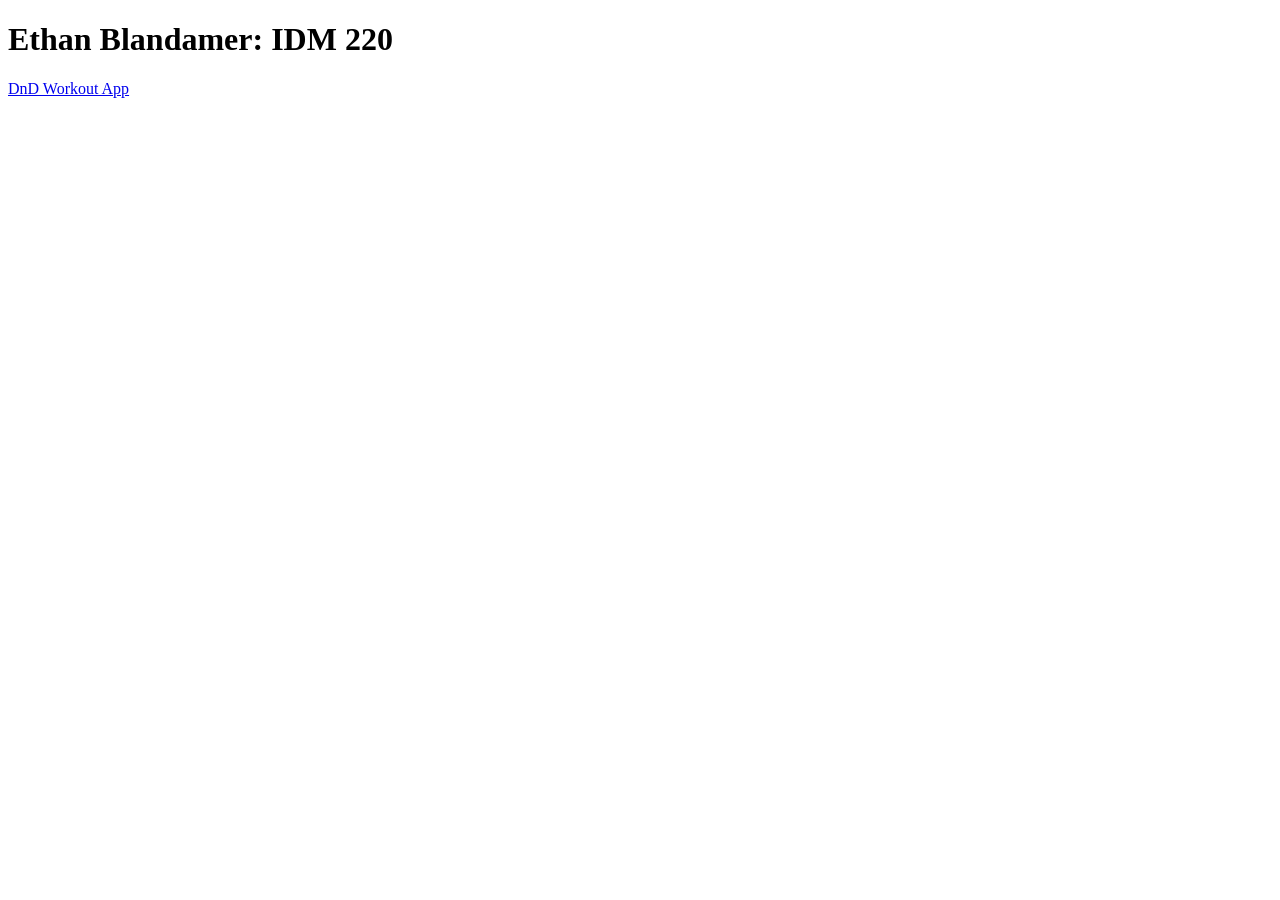
<file: index.html>
<!DOCTYPE html>
<html lang="en">
<head>
    <meta charset="UTF-8">
    <meta name="viewport" content="width=device-width, initial-scale=1.0">
    <title>Ethan Blandamer WDD 131 Homepage</title>
</head>
<body>
    <header>
        <h1>Ethan Blandamer: IDM 220</h1>
    </header>

    <main>
        <p>
            <a href="dnd_app/dnd_workout_app.html">DnD Workout App</a>
        </p>
    </main>

    <footer>

    </footer>
</body>
</html>
</file>
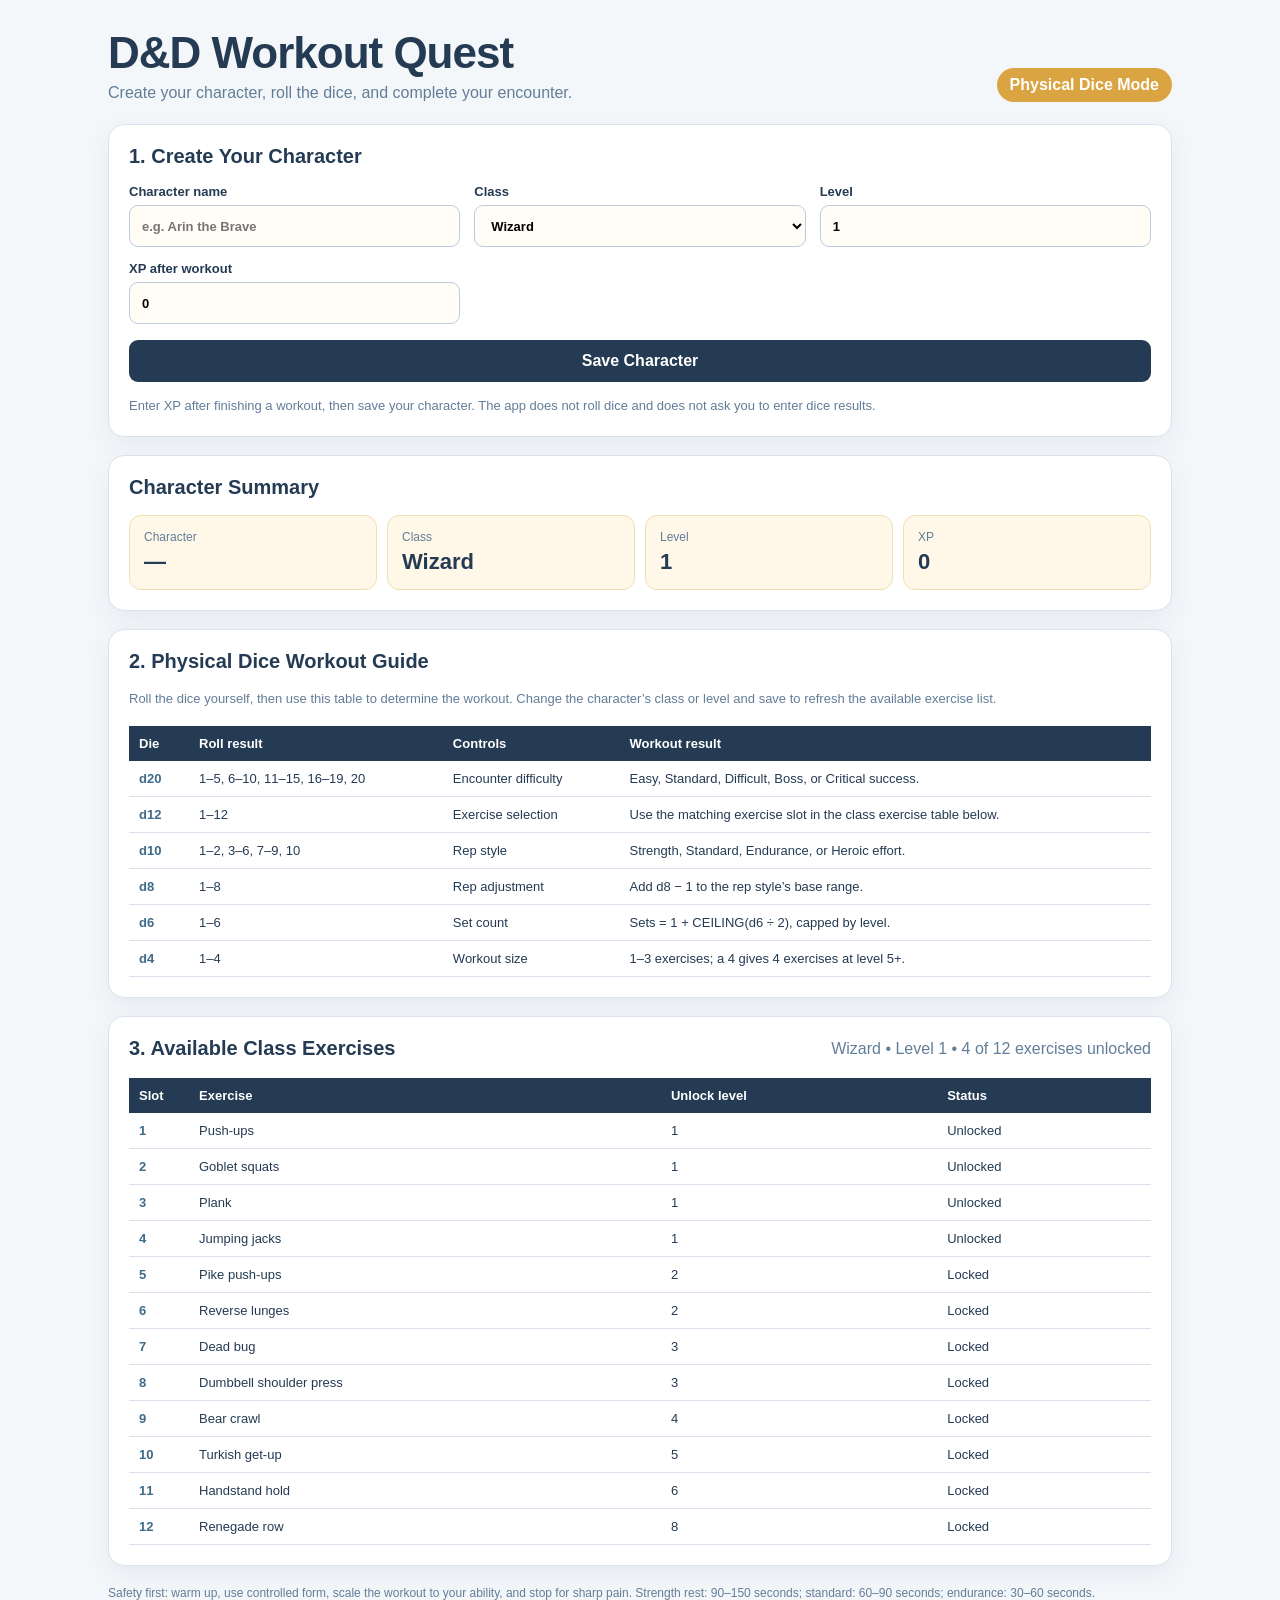
<file: dnd_app/dnd_workout_app.html>
<!doctype html>
<html lang="en">
<head>
  <meta charset="utf-8">
  <meta name="viewport" content="width=device-width, initial-scale=1">
  <title>D&amp;D Workout Quest</title>
  <link rel="stylesheet" href="dnd_workout_app.css">
  <script src="dnd_workout_app.js" defer></script>
</head>
<body>
  <main class="app">
    <header>
      <div><h1>D&amp;D Workout Quest</h1><p class="subtitle">Create your character, roll the dice, and complete your encounter.</p></div>
      <div class="badge">Physical Dice Mode</div>
    </header>

    <section class="panel">
      <h2>1. Create Your Character</h2>
      <div class="form-grid">
        <label>Character name<input id="characterName" placeholder="e.g. Arin the Brave" maxlength="60"></label>
        <label>Class<select id="classSelect"></select></label>
        <label>Level<input id="levelInput" type="number" min="1" max="10" value="1"></label>
        <label>XP after workout<input id="xpInput" type="number" min="0" value="0"></label>
      </div>
      <div class="actions"><button class="secondary" id="saveBtn">Save Character</button></div>
      <p class="note">Enter XP after finishing a workout, then save your character. The app does not roll dice and does not ask you to enter dice results.</p>
    </section>

    <section class="panel">
      <h2>Character Summary</h2>
      <div class="summary">
        <div class="stat"><small>Character</small><strong id="summaryName">—</strong></div>
        <div class="stat"><small>Class</small><strong id="summaryClass">—</strong></div>
        <div class="stat"><small>Level</small><strong id="summaryLevel">1</strong></div>
        <div class="stat"><small>XP</small><strong id="summaryXp">0</strong></div>
      </div>
    </section>

    <section class="panel">
      <h2>2. Physical Dice Workout Guide</h2>
      <p class="note">Roll the dice yourself, then use this table to determine the workout. Change the character’s class or level and save to refresh the available exercise list.</p>
      <div class="table-wrap">
        <table class="dice-table">
          <thead><tr><th>Die</th><th>Roll result</th><th>Controls</th><th>Workout result</th></tr></thead>
          <tbody id="diceTableBody">
            <tr><td>d20</td><td>1–5, 6–10, 11–15, 16–19, 20</td><td>Encounter difficulty</td><td>Easy, Standard, Difficult, Boss, or Critical success.</td></tr>
            <tr><td>d12</td><td>1–12</td><td>Exercise selection</td><td>Use the matching exercise slot in the class exercise table below.</td></tr>
            <tr><td>d10</td><td>1–2, 3–6, 7–9, 10</td><td>Rep style</td><td>Strength, Standard, Endurance, or Heroic effort.</td></tr>
            <tr><td>d8</td><td>1–8</td><td>Rep adjustment</td><td>Add d8 − 1 to the rep style’s base range.</td></tr>
            <tr><td>d6</td><td>1–6</td><td>Set count</td><td>Sets = 1 + CEILING(d6 ÷ 2), capped by level.</td></tr>
            <tr><td>d4</td><td>1–4</td><td>Workout size</td><td>1–3 exercises; a 4 gives 4 exercises at level 5+.</td></tr>
          </tbody>
        </table>
      </div>
    </section>

    <section class="panel">
      <div class="workout-header"><h2>3. Available Class Exercises</h2><div class="encounter" id="encounterText">Save your character to update this guide.</div></div>
      <div class="table-wrap">
        <table class="dice-table exercise-reference">
          <thead><tr><th>Slot</th><th>Exercise</th><th>Unlock level</th><th>Status</th></tr></thead>
          <tbody id="exerciseTableBody"></tbody>
        </table>
      </div>
      <div class="message" id="message" role="status"></div>
    </section>

    <footer>Safety first: warm up, use controlled form, scale the workout to your ability, and stop for sharp pain. Strength rest: 90–150 seconds; standard: 60–90 seconds; endurance: 30–60 seconds.</footer>
  </main>
</body>
</html>
</file>
<file: dnd_app/dnd_workout_app.css>
:root { --navy:#243b53; --blue:#3e6b89; --gold:#d9a441; --cream:#fff8e8; --ink:#243b53; --muted:#627d98; --line:#d9e2ec; --success:#e7f5ec; --danger:#fdecec; }
* { box-sizing:border-box; }
body { 
    margin:0; color:var(--ink); background:#f4f7fa; font-family:Arial, sans-serif; 
}
.app { 
    max-width:1100px; margin:0 auto; padding:28px 18px 48px; 
}
header { 
    display:flex; flex-wrap:wrap; justify-content:space-between; align-items:end; gap:16px; margin-bottom:22px; 
}
h1 {
    margin:0; font-size:clamp(28px,5vw,44px); letter-spacing:-1px; 
}
.subtitle { 
    margin:6px 0 0; color:var(--muted); 
}
.badge { 
    background:var(--gold); color:#fff; border-radius:999px; padding:8px 13px; font-weight:bold; 
}
.panel { 
    background:#fff; border:1px solid var(--line); border-radius:16px; box-shadow:0 8px 24px rgba(36,59,83,.07); padding:20px; margin-bottom:18px; 
}
.panel h2 { 
    margin:0 0 16px; font-size:20px; 
}
.form-grid { 
    display:grid; grid-template-columns:repeat(3,1fr); gap:14px; 
}
label { 
    display:block; font-weight:bold; font-size:13px; 
}
input, select, button { 
    width:100%; min-height:42px; border:1px solid #bcccdc; border-radius:9px; padding:10px 12px; font:inherit; 
}
input, select { 
    margin-top:6px; background:#fffdf5; 
}
button { 
    cursor:pointer; border:0; font-weight:bold; background:var(--blue); color:white; transition:transform .15s, opacity .15s; 
}
button:hover {
    transform:translateY(-1px); opacity:.92; 
}
button.secondary { 
    background:var(--navy); 
}
button.gold { 
    background:var(--gold); 
}
button:disabled { 
    cursor:not-allowed; opacity:.5; transform:none; 
}
.actions { 
    display:flex; gap:10px; margin-top:16px; 
}
.actions button { 
    flex:1; 
}
.summary { 
    display:grid; grid-template-columns:repeat(4,1fr); gap:10px; 
}
.stat { 
    background:var(--cream); border-radius:12px; padding:14px; border:1px solid #f0dfb0; 
}
.stat small { 
    display:block; color:var(--muted); font-size:12px; 
}
.stat strong { 
    display:block; margin-top:5px; font-size:22px; 
}
.dice-grid { 
    display:grid; grid-template-columns:repeat(6,1fr); gap:8px; 
}
.dice-input-grid { 
    display:grid; grid-template-columns:repeat(6,1fr); gap:10px; 
}
.dice-input-grid label { 
    text-align:center; 
}
.dice-input-grid input { 
    text-align:center; font-size:18px; font-weight:bold; 
}
.table-wrap { 
    overflow-x:auto; margin-top:18px; 
}
.dice-table { 
    width:100%; border-collapse:collapse; min-width:650px; font-size:13px; 
}
.dice-table th { 
    background:var(--navy); color:#fff; text-align:left; padding:10px; 
}
.dice-table td { 
    border-bottom:1px solid var(--line); padding:10px; vertical-align:top; 
}
.dice-table td:first-child { 
    font-weight:bold; color:var(--blue); width:60px; 
}
.die { 
    background:var(--navy); color:#fff; border-radius:10px; padding:10px; text-align:center; 
}
.die b { 
    display:block; color:#f9d77e; font-size:18px; 
}
.die span { 
    font-size:20px; font-weight:bold; 
}
.workout-header { 
    display:flex; justify-content:space-between; align-items:center; gap:12px; flex-wrap:wrap; 
}
.workout-header h2 { 
    margin-bottom:0; 
}
.encounter { 
    color:var(--muted); 
}
.exercise-list { 
    display:grid; grid-template-columns:repeat(2,1fr); gap:14px; margin-top:16px; 
}
.exercise { 
    border:1px solid var(--line); border-left:6px solid var(--gold); border-radius:12px; padding:16px; background:#fff; 
}
.exercise h3 { 
    margin:0 0 10px; 
}
.exercise-meta { 
    display:grid; grid-template-columns:repeat(3,1fr); gap:8px; 
}
.meta { 
    background:#f4f7fa; border-radius:8px; padding:9px; 
}
.meta small { 
    display:block; color:var(--muted); font-size:11px; 
}
.meta strong { 
    display:block; margin-top:3px; 
}
.message { 
    margin-top:12px; padding:11px 13px; border-radius:9px; background:var(--success); display:none; 
}
.message.error { 
    background:var(--danger); color:#9b2c2c; 
}
.message.show { 
    display:block; 
}
.note { 
    color:var(--muted); font-size:13px; line-height:1.5; margin:14px 0 0; 
}
footer { 
    color:var(--muted); font-size:12px; line-height:1.5; margin-top:18px; 
}
@media (max-width:760px) { 
    .form-grid,.exercise-list { grid-template-columns:1fr; } .summary { grid-template-columns:repeat(2,1fr); } .dice-grid,.dice-input-grid { grid-template-columns:repeat(3,1fr); } 
}
@media (max-width:420px) { 
    .summary { grid-template-columns:1fr 1fr; } .actions { flex-direction:column; } 
}
</file>
